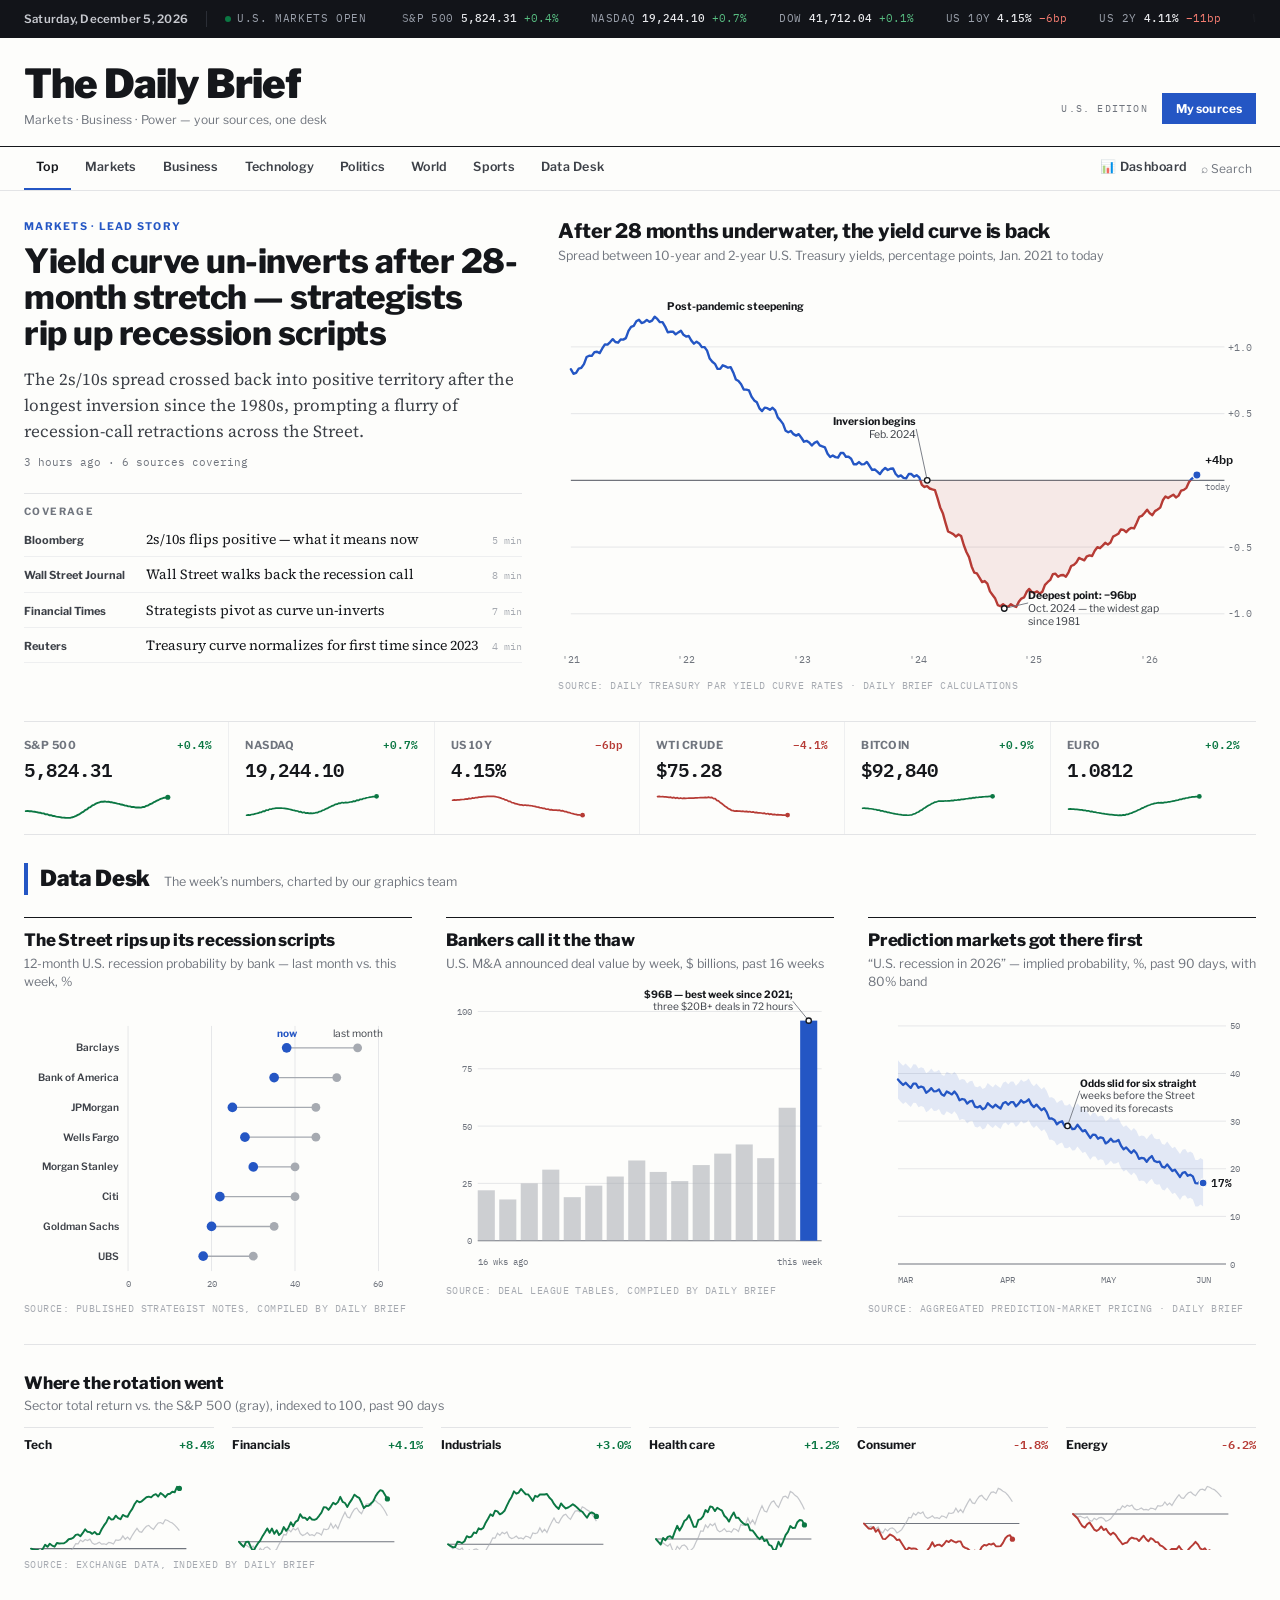
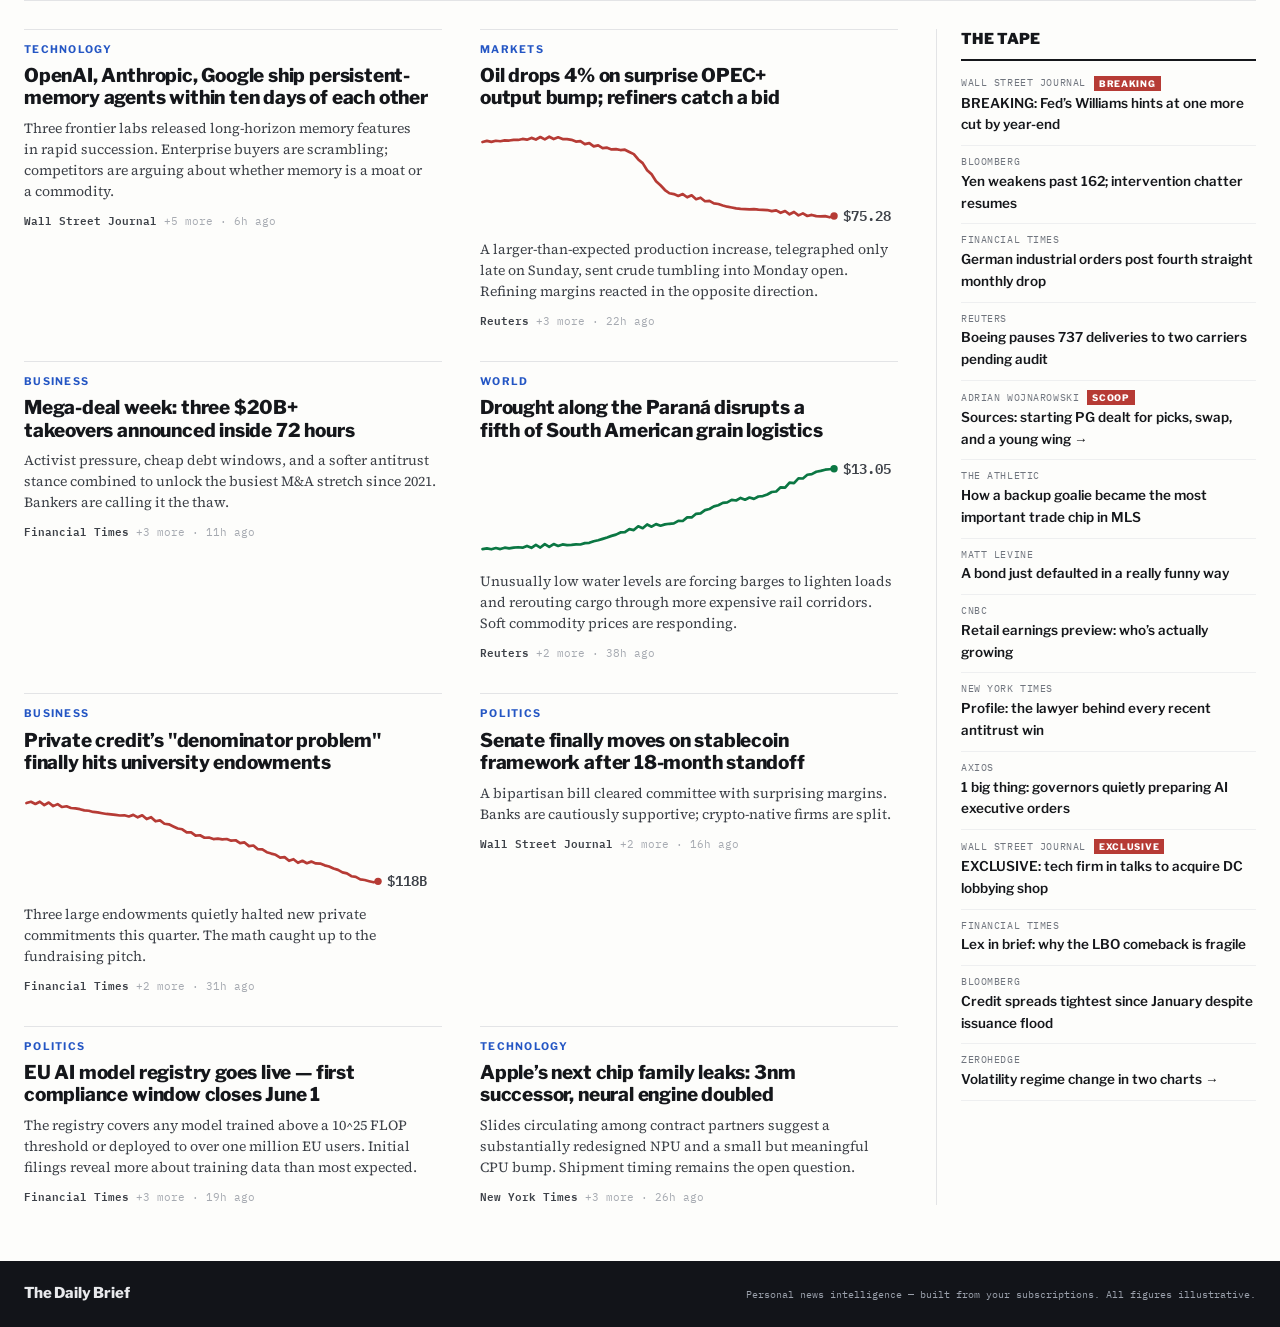
<file: news/index.html>
<!doctype html>
<html lang="en" data-density="regular" data-hed="franklin">
<head>
<meta charset="utf-8" />
<meta name="viewport" content="width=device-width,initial-scale=1" />
<title>The Daily Brief — News Desk Pro</title>
<link rel="preconnect" href="https://fonts.googleapis.com" />
<link rel="preconnect" href="https://fonts.gstatic.com" crossorigin />
<link href="https://fonts.googleapis.com/css2?family=Libre+Franklin:wght@400;500;600;700;800;900&family=Source+Serif+4:opsz,wght@8..60,400;8..60,600&family=IBM+Plex+Mono:wght@400;500;600&display=swap" rel="stylesheet" />
<style>
  :root {
    --paper: #fdfdfb; --paper-2: #f6f6f3; --dark: #121419;
    --ink: #15171b; --ink-2: #3d4148; --ink-3: #70757e; --ink-4: #a6aab1;
    --rule: #e3e4e6; --rule-2: #eeeff0;
    --accent: #2456c4;
    --up: oklch(50% 0.12 155); --down: oklch(53% 0.16 27);
    --sans: "Libre Franklin", "Helvetica Neue", Helvetica, ui-sans-serif, sans-serif;
    --serif: "Source Serif 4", Georgia, serif;
    --mono: "IBM Plex Mono", ui-monospace, SFMono-Regular, Menlo, monospace;
    --pad: 24px; --gap: 28px; --hed-font: var(--sans); --hed-weight: 800;
  }
  html[data-density="compact"] { --pad: 16px; --gap: 18px; }
  html[data-density="comfy"]   { --pad: 32px; --gap: 40px; }
  html[data-hed="serif"] { --hed-font: var(--serif); --hed-weight: 600; }

  * { box-sizing: border-box; }
  html, body { margin: 0; padding: 0; }
  body { background: var(--paper); color: var(--ink); font-family: var(--sans); font-size: 15px; line-height: 1.45; -webkit-font-smoothing: antialiased; }
  a { color: inherit; text-decoration: none; }

  /* ---------- top strap ---------- */
  .strap { background: var(--dark); color: #e8e9ec; }
  .strap-in { max-width: 1320px; margin: 0 auto; padding: 0 var(--pad); display: flex; align-items: center; gap: 18px; height: 38px; overflow: hidden; }
  .strap-date { font-size: 11.5px; font-weight: 600; letter-spacing: 0.02em; white-space: nowrap; color: #c8cad0; }
  .strap-status { display: inline-flex; align-items: center; gap: 6px; font-family: var(--mono); font-size: 10.5px; letter-spacing: 0.06em; text-transform: uppercase; color: #9aa0ab; white-space: nowrap; border-left: 1px solid #2b2e36; padding-left: 18px; }
  .live-dot { width: 6px; height: 6px; border-radius: 50%; background: var(--up); }
  .tape { flex: 1; overflow: hidden; border-left: 1px solid #2b2e36; mask-image: linear-gradient(to right, transparent, black 24px, black calc(100% - 24px), transparent); }
  .tape-track { display: flex; width: max-content; animation: tape-scroll 60s linear infinite; }
  .tape:hover .tape-track { animation-play-state: paused; }
  @keyframes tape-scroll { from { transform: translateX(0); } to { transform: translateX(-50%); } }
  @media (prefers-reduced-motion: reduce) { .tape-track { animation: none; } }
  .tape-run { display: flex; }
  .tape-item { display: inline-flex; gap: 7px; align-items: center; padding: 0 16px; height: 38px; font-family: var(--mono); font-size: 11px; white-space: nowrap; }
  .tape-sym { color: #9aa0ab; letter-spacing: 0.04em; }
  .tape-px { color: #e8e9ec; font-weight: 500; }
  .tape-chg.is-up { color: oklch(72% 0.13 155); }
  .tape-chg.is-down { color: oklch(72% 0.15 27); }

  /* ---------- masthead + nav ---------- */
  .mast-in { max-width: 1320px; margin: 0 auto; padding: 26px var(--pad) 18px; display: flex; align-items: flex-end; justify-content: space-between; gap: 16px; }
  .brand { font-family: var(--sans); font-weight: 900; font-size: clamp(26px, 3.2vw, 40px); letter-spacing: -0.025em; line-height: 1; margin: 0; white-space: nowrap; }
  .brand-tag { margin: 7px 0 0; font-size: 12px; color: var(--ink-3); letter-spacing: 0.01em; }
  .mast-side { display: flex; align-items: center; gap: 14px; padding-bottom: 4px; }
  .edition { font-family: var(--mono); font-size: 10px; letter-spacing: 0.12em; color: var(--ink-3); }
  .btn-sub { appearance: none; font-family: var(--sans); font-size: 12px; font-weight: 700; color: #fff; background: var(--accent); border: 0; padding: 8px 14px; cursor: pointer; letter-spacing: 0.01em; }
  .btn-sub:hover { filter: brightness(1.08); }
  .nav { border-top: 1px solid var(--ink); border-bottom: 1px solid var(--rule); }
  .nav-in { max-width: 1320px; margin: 0 auto; padding: 0 var(--pad); display: flex; align-items: stretch; gap: 2px; }
  .nav-link { font-size: 12.5px; font-weight: 600; letter-spacing: 0.02em; color: var(--ink-2); padding: 11px 12px; border-bottom: 2px solid transparent; }
  .nav-link:hover { color: var(--ink); }
  .nav-link.is-on { color: var(--ink); border-bottom-color: var(--accent); }
  .nav-spacer { flex: 1; }
  .nav-search { font-size: 12px; color: var(--ink-3); align-self: center; padding-right: 4px; }

  .main { max-width: 1320px; margin: 0 auto; padding: 0 var(--pad); }
  .kicker { font-size: 10.5px; font-weight: 700; letter-spacing: 0.12em; text-transform: uppercase; color: var(--accent); margin: 0 0 10px; }

  /* ---------- hero ---------- */
  .hero { display: grid; grid-template-columns: 5fr 7fr; gap: calc(var(--gap) + 8px); padding: var(--gap) 0; border-bottom: 1px solid var(--rule); }
  .hero-hed { font-family: var(--hed-font); font-weight: var(--hed-weight); font-size: clamp(26px, 2.6vw, 38px); line-height: 1.08; letter-spacing: -0.015em; margin: 0 0 14px; text-wrap: balance; }
  .hero-dek { font-family: var(--serif); font-size: 17px; line-height: 1.55; color: var(--ink-2); margin: 0 0 10px; text-wrap: pretty; }
  .hero-meta { font-family: var(--mono); font-size: 11px; color: var(--ink-3); margin: 0 0 22px; }
  .coverage { border-top: 1px solid var(--rule); }
  .coverage-label { font-size: 10px; font-weight: 700; letter-spacing: 0.14em; text-transform: uppercase; color: var(--ink-3); margin: 10px 0 4px; }
  .coverage-link { display: grid; grid-template-columns: 110px 1fr auto; gap: 12px; align-items: baseline; padding: 7px 0; border-bottom: 1px solid var(--rule-2); }
  .coverage-link:hover .coverage-title { color: var(--accent); }
  .coverage-src { font-size: 11px; font-weight: 700; color: var(--ink-2); }
  .coverage-title { font-family: var(--serif); font-size: 14px; color: var(--ink); }
  .coverage-min { font-family: var(--mono); font-size: 10px; color: var(--ink-4); }

  /* ---------- charts (shared) ---------- */
  .chart { margin: 0; }
  .chart svg { display: block; width: 100%; height: auto; }
  .chart-title { font-family: var(--sans); font-weight: 800; font-size: 17px; letter-spacing: -0.01em; line-height: 1.2; margin: 0 0 4px; }
  .chart-sub { font-size: 12.5px; color: var(--ink-3); margin: 0 0 12px; line-height: 1.45; text-wrap: pretty; }
  .chart-source { font-family: var(--mono); font-size: 9.5px; letter-spacing: 0.05em; color: var(--ink-4); margin: 8px 0 0; }
  .chart-hero .chart-title { font-size: 20px; }
  .grid { stroke: var(--rule); stroke-width: 1; }
  .grid-zero { stroke: var(--ink-3); stroke-width: 1.2; }
  .tick { font-family: var(--mono); font-size: 10.5px; fill: var(--ink-3); }
  .row-label { font-family: var(--sans); font-size: 11.5px; font-weight: 600; fill: var(--ink-2); }
  .line-accent { fill: none; stroke: var(--accent); stroke-width: 2.6; stroke-linejoin: round; stroke-linecap: round; }
  .line-up { fill: none; stroke: var(--up); stroke-width: 2.2; stroke-linejoin: round; stroke-linecap: round; }
  .line-dn, .line-down { fill: none; stroke: var(--down); stroke-width: 2.2; stroke-linejoin: round; stroke-linecap: round; }
  .line-down { stroke-width: 2.6; }
  .line-base { fill: none; stroke: var(--ink-4); stroke-width: 1.4; opacity: 0.65; }
  .ys-inv-fill { fill: var(--down); opacity: 0.10; stroke: none; }
  .band { fill: var(--accent); opacity: 0.12; stroke: none; }
  .end-dot { fill: var(--accent); stroke: var(--paper); stroke-width: 1.5; }
  .dot-up { fill: var(--up); } .dot-dn { fill: var(--down); }
  .end-label { font-family: var(--mono); font-size: 13px; font-weight: 600; fill: var(--ink); }
  .end-label-sub { font-family: var(--mono); font-size: 10px; fill: var(--ink-3); }
  .end-label-mini { font-family: var(--mono); font-size: 11px; font-weight: 600; fill: var(--ink-2); }
  .anno-leader { stroke: var(--ink-3); stroke-width: 1; }
  .anno-dot { fill: var(--paper); stroke: var(--ink); stroke-width: 1.5; }
  .anno-text { font-family: var(--sans); font-size: 11.5px; fill: var(--ink-2); }
  .anno-bold { font-weight: 700; fill: var(--ink); }
  .anno-accent { fill: var(--accent); font-weight: 700; }
  .bar { fill: var(--ink-4); opacity: 0.55; }
  .bar-hot { fill: var(--accent); }
  .db-link { stroke: var(--ink-4); stroke-width: 1.6; }
  .db-before { fill: var(--ink-4); }
  .db-after { fill: var(--accent); }
  .is-up { color: var(--up); } .is-down { color: var(--down); }

  /* ---------- index strip ---------- */
  .strip { display: grid; grid-template-columns: repeat(6, 1fr); border-bottom: 1px solid var(--rule); }
  .strip-card { padding: 14px 16px 10px; border-right: 1px solid var(--rule-2); }
  .strip-card:first-child { padding-left: 0; }
  .strip-card:last-child { border-right: 0; }
  .strip-top { display: flex; justify-content: space-between; align-items: baseline; gap: 8px; }
  .strip-name { font-size: 11px; font-weight: 700; letter-spacing: 0.04em; text-transform: uppercase; color: var(--ink-3); }
  .strip-chg { font-family: var(--mono); font-size: 11px; font-weight: 600; }
  .strip-px { font-family: var(--mono); font-size: 19px; font-weight: 600; margin: 3px 0 2px; }
  .mini-line { display: block; width: 100%; height: auto; }

  /* ---------- data desk ---------- */
  .desk { padding: var(--gap) 0; border-bottom: 1px solid var(--rule); }
  .desk-head { display: flex; align-items: baseline; gap: 14px; margin-bottom: calc(var(--gap) - 6px); }
  .section-hed { font-family: var(--sans); font-weight: 900; font-size: 22px; letter-spacing: -0.015em; margin: 0; padding-left: 12px; border-left: 4px solid var(--accent); }
  .section-sub { font-size: 12.5px; color: var(--ink-3); margin: 0; }
  .desk-grid { display: grid; grid-template-columns: repeat(3, 1fr); gap: calc(var(--gap) + 6px); }
  .desk-grid .chart { border-top: 1px solid var(--ink); padding-top: 12px; }

  /* ---------- small multiples ---------- */
  .chart-sm { padding: var(--gap) 0; border-bottom: 1px solid var(--rule); display: block; }
  .sm-grid { display: grid; grid-template-columns: repeat(6, 1fr); gap: 18px; }
  .sm-panel { border-top: 1px solid var(--rule); padding-top: 8px; }
  .sm-head { display: flex; justify-content: space-between; align-items: baseline; margin-bottom: 4px; }
  .sm-name { font-size: 12px; font-weight: 700; }
  .sm-chg { font-family: var(--mono); font-size: 11.5px; font-weight: 600; }

  /* ---------- story grid + rail ---------- */
  .stories { display: grid; grid-template-columns: 1fr 320px; gap: calc(var(--gap) + 10px); padding: var(--gap) 0; }
  .stories-main { display: grid; grid-template-columns: 1fr 1fr; gap: calc(var(--gap) + 4px) calc(var(--gap) + 10px); align-content: start; }
  .card { border-top: 1px solid var(--rule); padding-top: 12px; display: flex; flex-direction: column; gap: 8px; }
  .card .kicker { margin: 0; }
  .card-hed { font-family: var(--hed-font); font-weight: var(--hed-weight); font-size: 19px; line-height: 1.18; letter-spacing: -0.01em; margin: 0; text-wrap: balance; cursor: pointer; }
  .card-hed:hover { color: var(--accent); }
  .card-dek { font-family: var(--serif); font-size: 14px; line-height: 1.5; color: var(--ink-2); margin: 0; text-wrap: pretty; }
  .card-meta { font-family: var(--mono); font-size: 10.5px; color: var(--ink-4); margin: 2px 0 0; }
  .card-src { color: var(--ink-2); font-weight: 600; }
  .rail { border-left: 1px solid var(--rule); padding-left: calc(var(--gap) - 4px); }
  .rail-hed { font-family: var(--sans); font-weight: 900; font-size: 15px; letter-spacing: 0.02em; text-transform: uppercase; margin: 0 0 6px; padding-bottom: 8px; border-bottom: 2px solid var(--ink); }
  .rail-item { display: block; padding: 9px 0; border-bottom: 1px solid var(--rule-2); }
  .rail-item:hover .rail-title { color: var(--accent); }
  .rail-meta { display: flex; gap: 8px; align-items: center; margin-bottom: 2px; }
  .rail-src { font-family: var(--mono); font-size: 9.5px; letter-spacing: 0.06em; text-transform: uppercase; color: var(--ink-3); }
  .flag { font-size: 9px; font-weight: 800; letter-spacing: 0.08em; color: #fff; background: var(--down); padding: 1px 5px; }
  .rail-title { font-size: 13.5px; font-weight: 600; line-height: 1.35; }

  /* ---------- footer ---------- */
  .foot { background: var(--dark); color: #9aa0ab; margin-top: var(--gap); }
  .foot-in { max-width: 1320px; margin: 0 auto; padding: 22px var(--pad); display: flex; justify-content: space-between; gap: 16px; align-items: baseline; }
  .foot-brand { font-weight: 800; color: #e8e9ec; letter-spacing: -0.01em; }
  .foot-note { font-family: var(--mono); font-size: 10px; }

  /* ---------- markets view: heatmap ---------- */
  .markets-view { padding-bottom: var(--gap); }
  .hm-wrap { padding-bottom: var(--gap); border-bottom: 1px solid var(--rule); }
  .hm-bar { display: flex; align-items: flex-end; justify-content: space-between; gap: 16px; margin-bottom: 12px; }
  .seg { display: flex; gap: 0; border: 1px solid var(--rule); }
  .seg-btn { appearance: none; border: 0; background: var(--paper); color: var(--ink-2); font-family: var(--mono); font-size: 11px; font-weight: 600; padding: 6px 13px; cursor: pointer; border-right: 1px solid var(--rule); }
  .seg-btn:last-child { border-right: 0; }
  .seg-btn:hover { background: var(--paper-2); }
  .seg-btn.is-on { background: var(--dark); color: #fff; }
  .hm-box { position: relative; width: 100%; background: var(--dark); overflow: hidden; }
  .hm-sector { position: absolute; border: 1px solid var(--dark); }
  .hm-sector-label { position: absolute; top: 1px; left: 5px; font-family: var(--mono); font-size: 9.5px; letter-spacing: 0.08em; color: #9aa0ab; white-space: nowrap; overflow: hidden; max-width: 95%; z-index: 2; }
  .hm-tile { position: absolute; appearance: none; border: 1px solid rgba(10,12,16,0.55); margin: 0; padding: 0; cursor: pointer; display: flex; flex-direction: column; align-items: center; justify-content: center; gap: 1px; overflow: hidden; font-family: var(--sans); }
  .hm-tile:hover { filter: brightness(1.18); z-index: 3; outline: 1px solid #fff; }
  .hm-sym { font-weight: 800; color: rgba(255,255,255,0.95); letter-spacing: 0.01em; line-height: 1; }
  .hm-chg { font-family: var(--mono); font-weight: 500; color: rgba(255,255,255,0.78); line-height: 1; }
  .hm-tip { position: absolute; z-index: 5; width: 178px; background: #fff; border: 1px solid var(--ink); box-shadow: 4px 4px 0 rgba(18,20,25,0.18); padding: 9px 11px; pointer-events: none; }
  .hm-tip-head { display: flex; gap: 7px; align-items: baseline; border-bottom: 1px solid var(--rule); padding-bottom: 5px; margin-bottom: 5px; }
  .hm-tip-head b { font-size: 13px; }
  .hm-tip-head span { font-size: 10.5px; color: var(--ink-3); white-space: nowrap; overflow: hidden; text-overflow: ellipsis; }
  .hm-tip-row { display: flex; justify-content: space-between; font-size: 11px; padding: 1.5px 0; color: var(--ink-3); }
  .hm-tip-row b { font-family: var(--mono); font-weight: 600; color: var(--ink); }
  .hm-legend { display: flex; align-items: center; gap: 4px; margin-top: 10px; }
  .hm-leg-swatch { width: 26px; height: 10px; }
  .hm-leg-lab { font-family: var(--mono); font-size: 10px; color: var(--ink-3); padding: 0 4px; }

  /* ---------- markets view: movers + sector bars ---------- */
  .mk-duo { display: grid; grid-template-columns: 7fr 5fr; gap: calc(var(--gap) + 10px); padding: var(--gap) 0; border-bottom: 1px solid var(--rule); }
  .mk-duo .chart { border-top: 1px solid var(--ink); padding-top: 12px; }
  .mv-grid { display: grid; grid-template-columns: 1fr 1fr; gap: 22px; }
  .mv-title { font-family: var(--mono); font-size: 10px; letter-spacing: 0.12em; color: var(--ink-3); margin: 0 0 4px; }
  .mv-row { appearance: none; background: none; border: 0; border-bottom: 1px solid var(--rule-2); width: 100%; display: grid; grid-template-columns: 52px 1fr auto auto; gap: 10px; align-items: baseline; padding: 7px 0; font-family: var(--sans); font-size: 12.5px; cursor: pointer; text-align: left; }
  .mv-row:hover .mv-sym { color: var(--accent); }
  .mv-sym { font-weight: 800; }
  .mv-name { color: var(--ink-3); white-space: nowrap; overflow: hidden; text-overflow: ellipsis; font-size: 12px; }
  .mv-px, .mv-chg { font-family: var(--mono); font-size: 12px; }
  .mv-chg { font-weight: 600; }
  .sb-rows { display: flex; flex-direction: column; gap: 7px; }
  .sb-row { display: grid; grid-template-columns: 128px 1fr 56px; gap: 10px; align-items: center; }
  .sb-name { font-size: 11.5px; font-weight: 600; color: var(--ink-2); white-space: nowrap; overflow: hidden; text-overflow: ellipsis; }
  .sb-track { position: relative; height: 13px; background: var(--paper-2); }
  .sb-zero { position: absolute; left: 50%; top: -2px; bottom: -2px; width: 1px; background: var(--ink-3); }
  .sb-bar { position: absolute; top: 0; bottom: 0; }
  .is-up-bg { background: var(--up); } .is-down-bg { background: var(--down); }
  .sb-val { font-family: var(--mono); font-size: 11px; font-weight: 600; text-align: right; }

  /* ---------- screener ---------- */
  .scr { padding: var(--gap) 0 0; }
  .scr-head { display: flex; align-items: flex-end; justify-content: space-between; gap: 18px; flex-wrap: wrap; margin-bottom: 12px; }
  .scr-filters { display: flex; gap: 10px; align-items: flex-end; flex-wrap: wrap; }
  .scr-q { font-family: var(--sans); font-size: 12.5px; padding: 7px 10px; border: 1px solid var(--rule); background: #fff; width: 170px; }
  .scr-q:focus { outline: 2px solid var(--accent); outline-offset: -1px; }
  .scr-filter { display: flex; flex-direction: column; gap: 3px; }
  .scr-filter span { font-family: var(--mono); font-size: 9px; letter-spacing: 0.1em; text-transform: uppercase; color: var(--ink-3); }
  .scr-filter select { font-family: var(--sans); font-size: 12px; padding: 6px 8px; border: 1px solid var(--rule); background: #fff; cursor: pointer; }
  .scr-reset { appearance: none; border: 0; background: none; font-family: var(--sans); font-size: 12px; font-weight: 700; color: var(--accent); cursor: pointer; padding: 7px 4px; }
  .scr-tablewrap { overflow-x: auto; border-top: 1px solid var(--ink); }
  .scr-table { width: 100%; border-collapse: collapse; font-size: 12.5px; }
  .scr-table th { text-align: left; padding: 8px 10px 8px 0; border-bottom: 1px solid var(--rule); font-family: var(--mono); font-size: 9.5px; letter-spacing: 0.08em; text-transform: uppercase; color: var(--ink-3); white-space: nowrap; }
  .scr-table th.is-num, .scr-table td.is-num { text-align: right; }
  .scr-sort { appearance: none; border: 0; background: none; font: inherit; color: inherit; letter-spacing: inherit; text-transform: inherit; cursor: pointer; padding: 0; }
  .scr-sort:hover { color: var(--ink); }
  .scr-arrow { font-size: 8px; margin-left: 3px; color: var(--accent); }
  .scr-table td { padding: 6px 10px 6px 0; border-bottom: 1px solid var(--rule-2); white-space: nowrap; }
  .scr-table td.is-num { font-family: var(--mono); font-size: 12px; }
  .scr-table tbody tr { cursor: pointer; }
  .scr-table tbody tr:hover { background: var(--paper-2); }
  .scr-sym { font-weight: 800; }
  .scr-name { color: var(--ink-2); max-width: 170px; overflow: hidden; text-overflow: ellipsis; }
  .scr-sector { color: var(--ink-3); font-size: 11.5px; }
  .scr-spark { display: block; width: 100px; height: 28px; }
  .scr-empty { text-align: center; color: var(--ink-3); padding: 28px 0 !important; font-family: var(--serif); font-style: italic; }

  /* ---------- ticker drawer ---------- */
  .drawer-scrim { position: fixed; inset: 0; background: rgba(18,20,25,0.42); z-index: 60; display: flex; justify-content: flex-end; }
  .drawer { width: min(440px, 94vw); background: var(--paper); height: 100%; overflow-y: auto; padding: 22px 24px; box-shadow: -6px 0 24px rgba(18,20,25,0.25); border-left: 3px solid var(--dark); }
  .drawer-head { display: flex; justify-content: space-between; align-items: flex-start; gap: 12px; }
  .drawer-sym { font-family: var(--mono); font-size: 12px; font-weight: 600; letter-spacing: 0.06em; color: var(--accent); margin: 0 0 3px; }
  .drawer-sector { color: var(--ink-3); font-weight: 400; margin-left: 6px; text-transform: uppercase; font-size: 9.5px; letter-spacing: 0.1em; }
  .drawer-name { font-family: var(--hed-font); font-weight: var(--hed-weight); font-size: 24px; letter-spacing: -0.015em; margin: 0; line-height: 1.1; }
  .drawer-x { appearance: none; border: 1px solid var(--rule); background: #fff; font-size: 18px; line-height: 1; width: 32px; height: 32px; cursor: pointer; color: var(--ink-2); flex: none; }
  .drawer-x:hover { border-color: var(--ink); color: var(--ink); }
  .drawer-px-row { display: flex; align-items: baseline; gap: 12px; margin: 14px 0 8px; }
  .drawer-px { font-family: var(--mono); font-size: 30px; font-weight: 600; letter-spacing: -0.01em; }
  .drawer-chg { font-family: var(--mono); font-size: 13px; font-weight: 600; }
  .drawer-chart { display: block; width: 100%; height: auto; margin: 4px 0 14px; }
  .drawer-stats { display: grid; grid-template-columns: 1fr 1fr 1fr; gap: 0; margin: 0 0 18px; border-top: 1px solid var(--ink); }
  .drawer-stats > div { padding: 9px 0; border-bottom: 1px solid var(--rule-2); }
  .drawer-stats dt { font-family: var(--mono); font-size: 9px; letter-spacing: 0.1em; text-transform: uppercase; color: var(--ink-3); margin: 0 0 2px; }
  .drawer-stats dd { font-family: var(--mono); font-size: 13.5px; font-weight: 600; margin: 0; }
  .drawer-news { margin-bottom: 16px; }
  .drawer-news-item { display: block; padding: 8px 0; border-bottom: 1px solid var(--rule-2); }
  .drawer-news-item:hover .rail-title { color: var(--accent); }
  .drawer-news-item .card-meta { display: block; margin-top: 2px; }

  /* ---------- responsive ---------- */
  @media (max-width: 1080px) {
    .hero { grid-template-columns: 1fr; }
    .strip { grid-template-columns: repeat(3, 1fr); }
    .strip-card { padding-left: 16px; }
    .desk-grid { grid-template-columns: 1fr; }
    .sm-grid { grid-template-columns: repeat(3, 1fr); }
    .stories { grid-template-columns: 1fr; }
    .rail { border-left: 0; padding-left: 0; border-top: 2px solid var(--ink); padding-top: 14px; }
    .mk-duo { grid-template-columns: 1fr; }
  }
  @media (max-width: 640px) {
    .stories-main { grid-template-columns: 1fr; }
    .sm-grid { grid-template-columns: repeat(2, 1fr); }
    .strip { grid-template-columns: repeat(2, 1fr); }
    .mv-grid { grid-template-columns: 1fr; }
  }
</style>
</head>
<body>
<div id="root"></div>

<script src="/news/vendor/react.production.min.js"></script>
<script src="/news/vendor/react-dom.production.min.js"></script>
<script src="/news/vendor/babel.min.js"></script>

<script type="text/babel" src="/news/data.jsx"></script>
<script type="text/babel" src="/news/tweaks-panel.jsx"></script>
<script type="text/babel" src="/news/pro-charts.jsx"></script>
<script type="text/babel" src="/news/pro-markets-data.jsx"></script>
<script type="text/babel" src="/news/pro-heatmap.jsx"></script>
<script type="text/babel" src="/news/pro-screener.jsx"></script>
<script type="text/babel" src="/news/pro-app.jsx"></script>
</body>
</html>
</file>
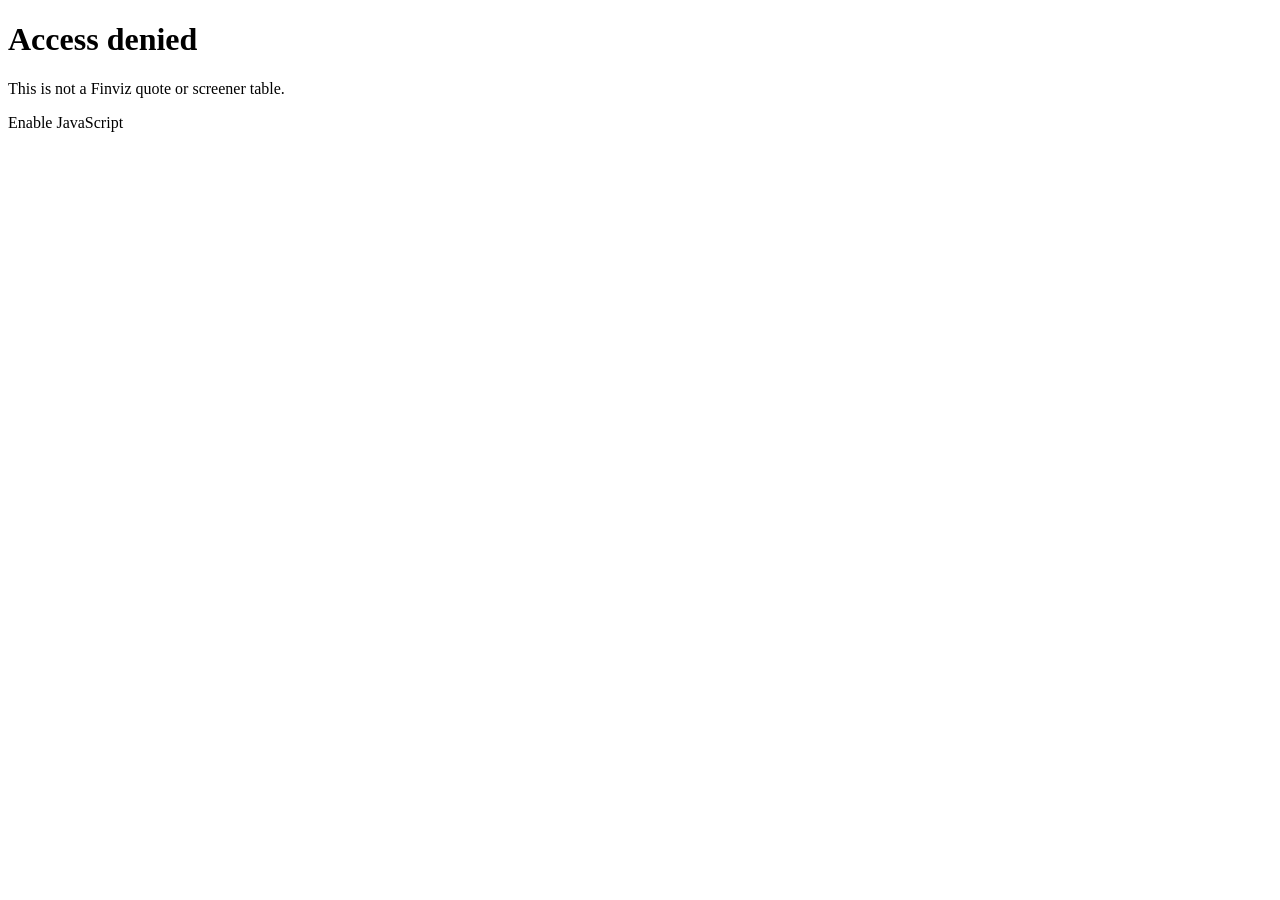
<file: tests/fixtures/finviz/bad.html>
<!DOCTYPE html>
<html>
<head><title>Just a moment...</title></head>
<body>
  <h1>Access denied</h1>
  <p>This is not a Finviz quote or screener table.</p>
  <div id="challenge-running">Enable JavaScript</div>
</body>
</html>
</file>
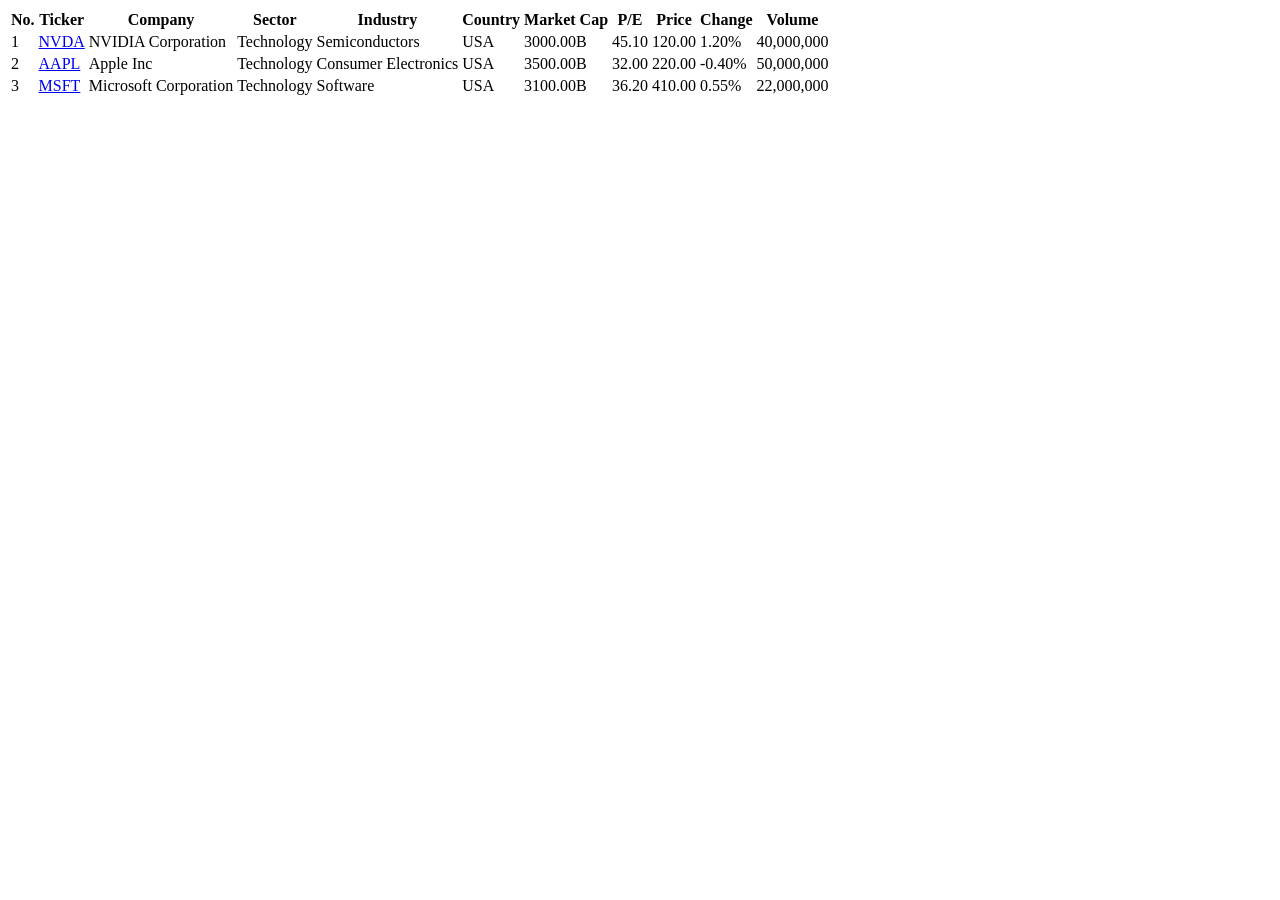
<file: tests/fixtures/finviz/screener_v111.html>
<!DOCTYPE html>
<html>
<head><title>Finviz Screener</title></head>
<body>
<table id="screener-table" class="styled-table-new is-rounded">
  <thead>
    <tr>
      <th>No.</th>
      <th>Ticker</th>
      <th>Company</th>
      <th>Sector</th>
      <th>Industry</th>
      <th>Country</th>
      <th>Market Cap</th>
      <th>P/E</th>
      <th>Price</th>
      <th>Change</th>
      <th>Volume</th>
    </tr>
  </thead>
  <tbody>
    <tr>
      <td>1</td>
      <td><a href="quote.ashx?t=NVDA" class="screener-link-primary">NVDA</a></td>
      <td>NVIDIA Corporation</td>
      <td>Technology</td>
      <td>Semiconductors</td>
      <td>USA</td>
      <td>3000.00B</td>
      <td>45.10</td>
      <td>120.00</td>
      <td>1.20%</td>
      <td>40,000,000</td>
    </tr>
    <tr>
      <td>2</td>
      <td><a href="quote.ashx?t=AAPL" class="screener-link-primary">AAPL</a></td>
      <td>Apple Inc</td>
      <td>Technology</td>
      <td>Consumer Electronics</td>
      <td>USA</td>
      <td>3500.00B</td>
      <td>32.00</td>
      <td>220.00</td>
      <td>-0.40%</td>
      <td>50,000,000</td>
    </tr>
    <tr>
      <td>3</td>
      <td><a href="quote.ashx?t=MSFT" class="tab-link">MSFT</a></td>
      <td>Microsoft Corporation</td>
      <td>Technology</td>
      <td>Software</td>
      <td>USA</td>
      <td>3100.00B</td>
      <td>36.20</td>
      <td>410.00</td>
      <td>0.55%</td>
      <td>22,000,000</td>
    </tr>
  </tbody>
</table>
</body>
</html>
</file>
